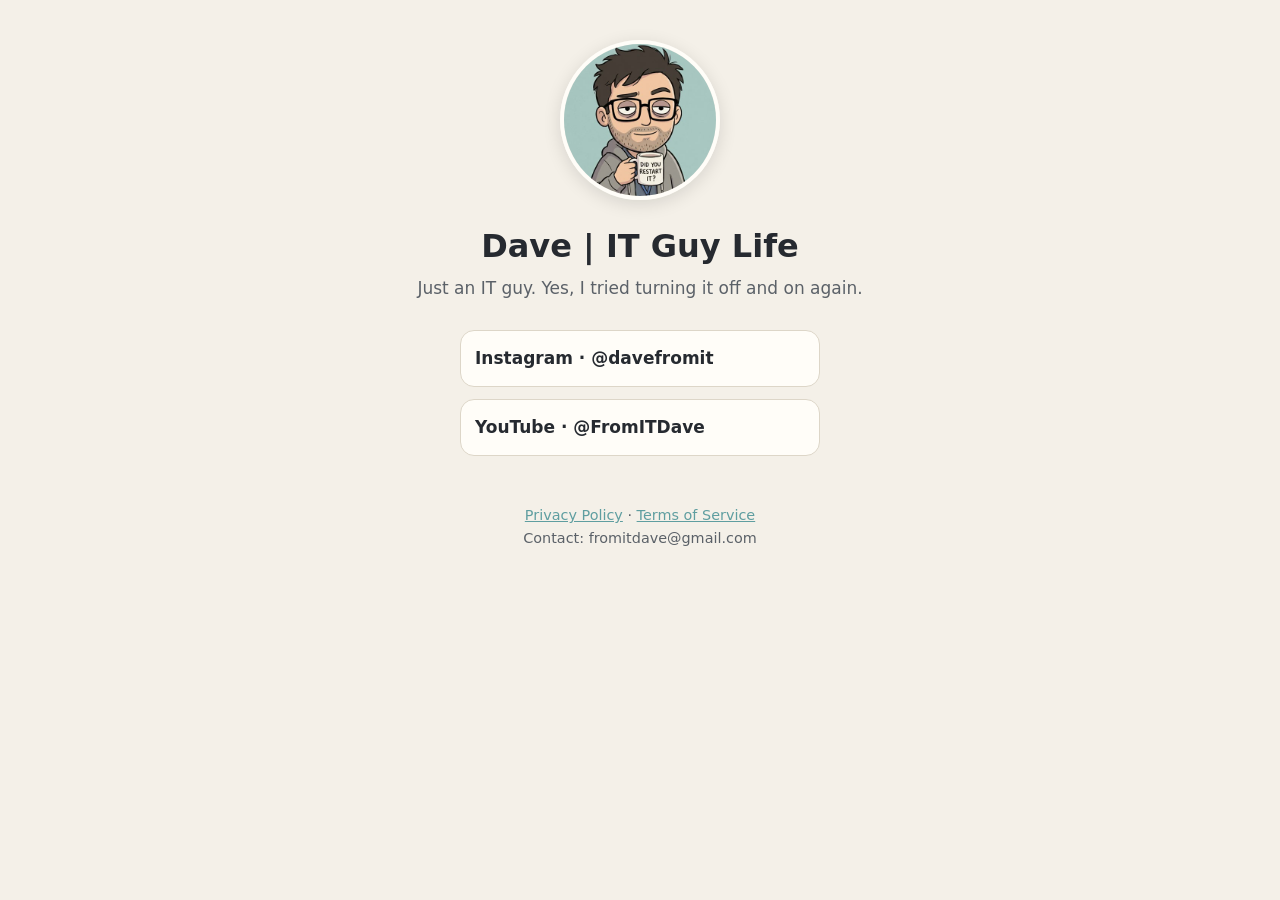
<file: index.html>
<!doctype html>
<html lang="en"><head><meta charset="utf-8"><meta name="viewport" content="width=device-width,initial-scale=1">
<title>Dave | IT Guy Life</title>
<meta name="description" content="Animated comedy about Dave, a tired but lovable IT guy.">
<link rel="icon" href="dave.jpg"><link rel="stylesheet" href="style.css"></head>
<body><main>
<div class="hero">
  <img src="dave.jpg" alt="Dave, a cartoon IT guy holding a mug that says Did you restart it?">
  <h1>Dave | IT Guy Life</h1>
  <p class="tag">Just an IT guy. Yes, I tried turning it off and on again.</p>
</div>
<nav class="links">
  <a href="https://www.instagram.com/davefromit/">Instagram &middot; @davefromit</a>
  <a href="https://www.youtube.com/@FromITDave">YouTube &middot; @FromITDave</a>
</nav>
<footer><a href="privacy/">Privacy Policy</a> &middot; <a href="terms/">Terms of Service</a><br>Contact: fromitdave@gmail.com</footer>
</main></body></html>
</file>
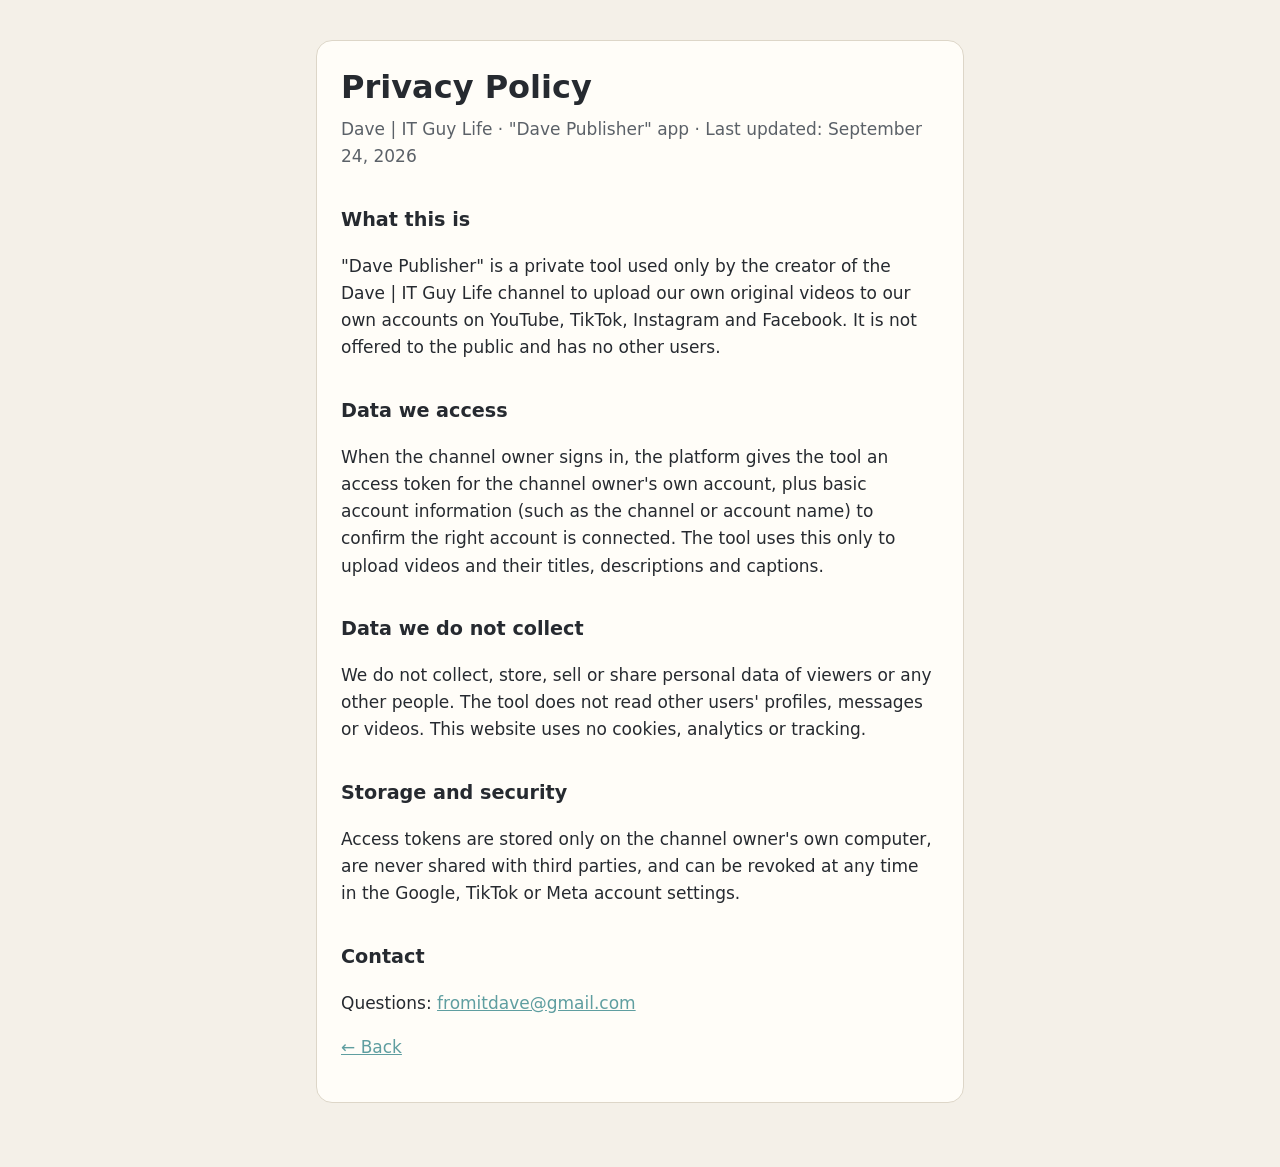
<file: privacy/index.html>
<!doctype html>
<html lang="en"><head><meta charset="utf-8"><meta name="viewport" content="width=device-width,initial-scale=1">
<title>Privacy Policy</title><link rel="stylesheet" href="../style.css"></head>
<body><main><div class="doc">
<h1>Privacy Policy</h1>
<p class="tag">Dave | IT Guy Life &middot; "Dave Publisher" app &middot; Last updated: September 24, 2026</p>
<h2>What this is</h2>
<p>"Dave Publisher" is a private tool used only by the creator of the Dave | IT Guy Life channel to upload our own original videos to our own accounts on YouTube, TikTok, Instagram and Facebook. It is not offered to the public and has no other users.</p>
<h2>Data we access</h2>
<p>When the channel owner signs in, the platform gives the tool an access token for the channel owner's own account, plus basic account information (such as the channel or account name) to confirm the right account is connected. The tool uses this only to upload videos and their titles, descriptions and captions.</p>
<h2>Data we do not collect</h2>
<p>We do not collect, store, sell or share personal data of viewers or any other people. The tool does not read other users' profiles, messages or videos. This website uses no cookies, analytics or tracking.</p>
<h2>Storage and security</h2>
<p>Access tokens are stored only on the channel owner's own computer, are never shared with third parties, and can be revoked at any time in the Google, TikTok or Meta account settings.</p>
<h2>Contact</h2>
<p>Questions: <a href="mailto:fromitdave@gmail.com">fromitdave@gmail.com</a></p>
<p><a href="../">&larr; Back</a></p>
</div></main></body></html>
</file>
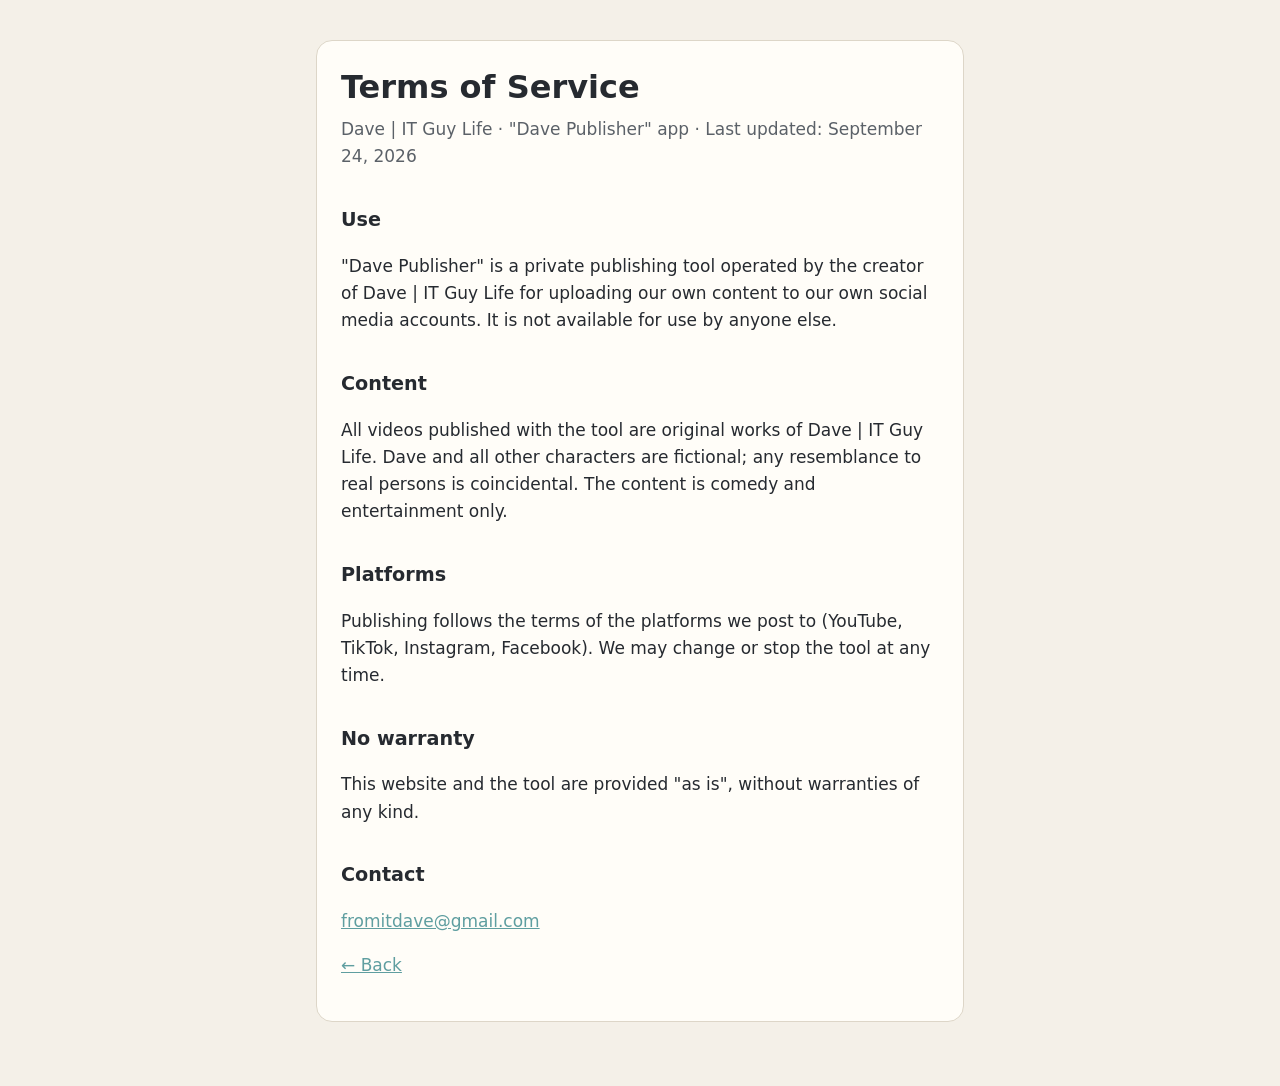
<file: terms/index.html>
<!doctype html>
<html lang="en"><head><meta charset="utf-8"><meta name="viewport" content="width=device-width,initial-scale=1">
<title>Terms of Service</title><link rel="stylesheet" href="../style.css"></head>
<body><main><div class="doc">
<h1>Terms of Service</h1>
<p class="tag">Dave | IT Guy Life &middot; "Dave Publisher" app &middot; Last updated: September 24, 2026</p>
<h2>Use</h2>
<p>"Dave Publisher" is a private publishing tool operated by the creator of Dave | IT Guy Life for uploading our own content to our own social media accounts. It is not available for use by anyone else.</p>
<h2>Content</h2>
<p>All videos published with the tool are original works of Dave | IT Guy Life. Dave and all other characters are fictional; any resemblance to real persons is coincidental. The content is comedy and entertainment only.</p>
<h2>Platforms</h2>
<p>Publishing follows the terms of the platforms we post to (YouTube, TikTok, Instagram, Facebook). We may change or stop the tool at any time.</p>
<h2>No warranty</h2>
<p>This website and the tool are provided "as is", without warranties of any kind.</p>
<h2>Contact</h2>
<p><a href="mailto:fromitdave@gmail.com">fromitdave@gmail.com</a></p>
<p><a href="../">&larr; Back</a></p>
</div></main></body></html>
</file>
<file: style.css>
:root{--bg:#f4f0e8;--card:#fffdf8;--ink:#262a30;--muted:#5b6168;--accent:#5f9ea0;--line:#ddd6c8}
@media (prefers-color-scheme:dark){:root{--bg:#1c1f23;--card:#252a2f;--ink:#ece8e0;--muted:#a9afb5;--accent:#8cc7c8;--line:#383e44}}
*{box-sizing:border-box}
body{margin:0;background:var(--bg);color:var(--ink);font:17px/1.6 system-ui,-apple-system,"Segoe UI",sans-serif}
main{max-width:680px;margin:0 auto;padding:40px 16px 64px}
.hero{text-align:center}
.hero img{width:160px;height:160px;border-radius:50%;border:4px solid var(--card);box-shadow:0 4px 18px rgba(0,0,0,.12)}
h1{font-size:2rem;margin:.4em 0 .1em}
h2{font-size:1.2rem;margin-top:1.8em}
.tag{color:var(--muted);margin:0 0 1.6em}
.links{display:grid;gap:12px;max-width:360px;margin:0 auto}
.links a{display:block;padding:14px;border-radius:14px;background:var(--card);border:1px solid var(--line);color:var(--ink);text-decoration:none;font-weight:600}
.links a:hover{border-color:var(--accent)}
a{color:var(--accent)}
footer{margin-top:48px;text-align:center;color:var(--muted);font-size:.9rem}
.doc{background:var(--card);border:1px solid var(--line);border-radius:16px;padding:8px 24px 24px}
</file>
